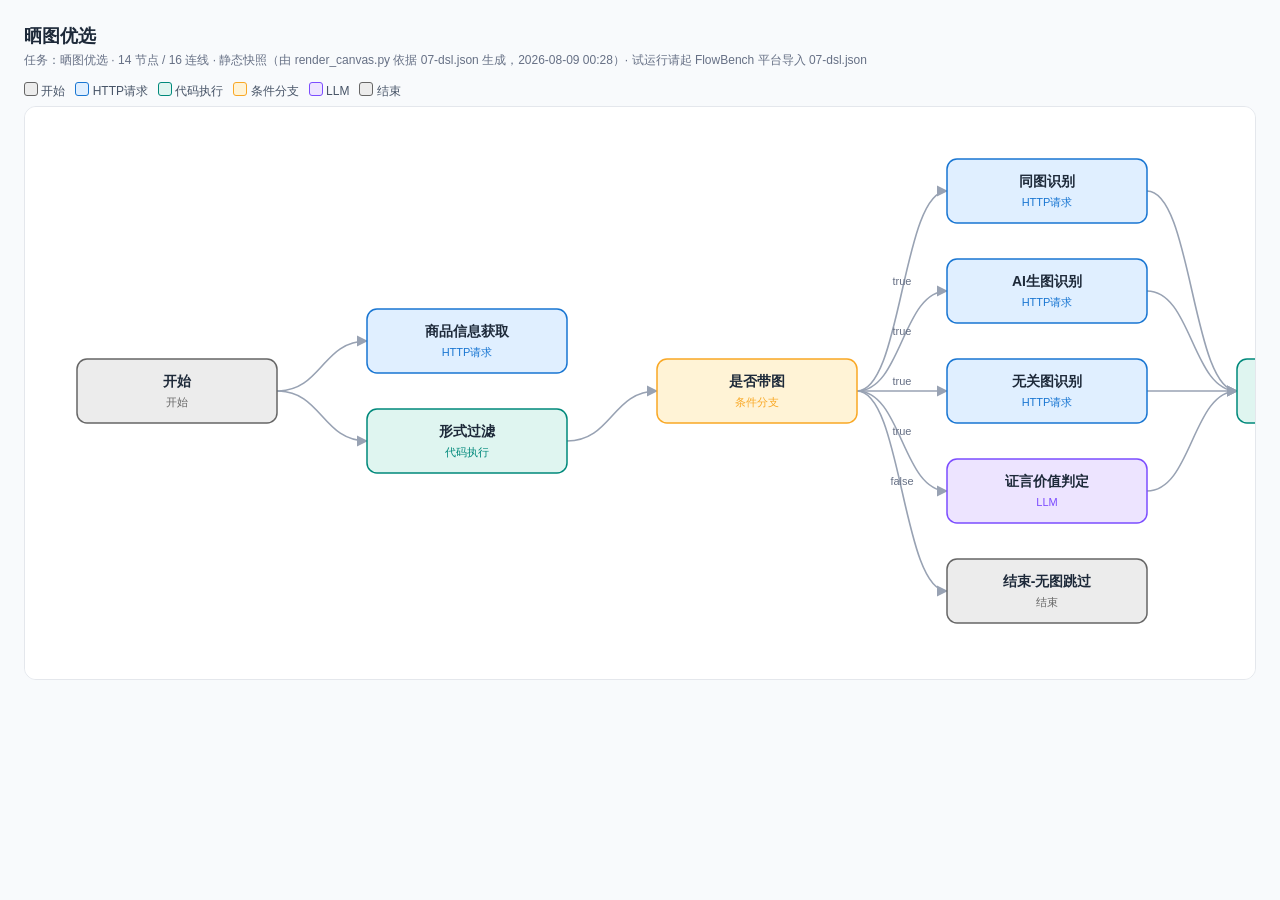
<file: review-workflow-builder/runs/晒图优选/09-画布.html>
<!DOCTYPE html>
<html lang="zh"><head><meta charset="utf-8">
<title>画布快照 · 晒图优选</title>
<style>body{margin:0;padding:24px;background:#f8fafc;font-family:"PingFang SC","Microsoft YaHei",sans-serif;color:#1d2939}
.wrap{overflow:auto;background:#fff;border:1px solid #e4e7ec;border-radius:12px;padding:12px}
h1{font-size:18px;margin:0 0 4px}p{font-size:12px;color:#667085;margin:0 0 12px}</style></head><body>
<h1>晒图优选</h1>
<p>任务：晒图优选 · 14 节点 / 16 连线 · 静态快照（由 render_canvas.py 依据 07-dsl.json 生成，2026-08-09 00:28）·
试运行请起 FlowBench 平台导入 07-dsl.json</p>
<div><span style="display:inline-block;margin:0 10px 6px 0;font-size:12px;color:#475467"><span style="display:inline-block;width:12px;height:12px;border-radius:3px;vertical-align:-1px;background:#ececec;border:1.5px solid #666666"></span> 开始</span><span style="display:inline-block;margin:0 10px 6px 0;font-size:12px;color:#475467"><span style="display:inline-block;width:12px;height:12px;border-radius:3px;vertical-align:-1px;background:#e0efff;border:1.5px solid #1976d2"></span> HTTP请求</span><span style="display:inline-block;margin:0 10px 6px 0;font-size:12px;color:#475467"><span style="display:inline-block;width:12px;height:12px;border-radius:3px;vertical-align:-1px;background:#dff5f0;border:1.5px solid #00897b"></span> 代码执行</span><span style="display:inline-block;margin:0 10px 6px 0;font-size:12px;color:#475467"><span style="display:inline-block;width:12px;height:12px;border-radius:3px;vertical-align:-1px;background:#fff3d6;border:1.5px solid #f9a825"></span> 条件分支</span><span style="display:inline-block;margin:0 10px 6px 0;font-size:12px;color:#475467"><span style="display:inline-block;width:12px;height:12px;border-radius:3px;vertical-align:-1px;background:#ede4ff;border:1.5px solid #7c4dff"></span> LLM</span><span style="display:inline-block;margin:0 10px 6px 0;font-size:12px;color:#475467"><span style="display:inline-block;width:12px;height:12px;border-radius:3px;vertical-align:-1px;background:#ececec;border:1.5px solid #666666"></span> 结束</span></div>
<div class="wrap"><svg xmlns="http://www.w3.org/2000/svg" width="2310" height="544" viewBox="0 0 2310 544" font-family="PingFang SC, Microsoft YaHei, sans-serif"><defs><marker id="a" viewBox="0 0 10 10" refX="9" refY="5" markerWidth="7" markerHeight="7" orient="auto-start-reverse"><path d="M0,0 L10,5 L0,10 z" fill="#98a2b3"/></marker></defs><path d="M240,272 C285,272 285,222 330,222" fill="none" stroke="#98a2b3" stroke-width="1.6" marker-end="url(#a)"/><path d="M240,272 C285,272 285,322 330,322" fill="none" stroke="#98a2b3" stroke-width="1.6" marker-end="url(#a)"/><path d="M530,322 C575,322 575,272 620,272" fill="none" stroke="#98a2b3" stroke-width="1.6" marker-end="url(#a)"/><path d="M820,272 C865,272 865,72 910,72" fill="none" stroke="#98a2b3" stroke-width="1.6" marker-end="url(#a)"/><text x="865" y="166" font-size="11" fill="#667085" text-anchor="middle">true</text><path d="M820,272 C865,272 865,172 910,172" fill="none" stroke="#98a2b3" stroke-width="1.6" marker-end="url(#a)"/><text x="865" y="216" font-size="11" fill="#667085" text-anchor="middle">true</text><path d="M820,272 C865,272 865,272 910,272" fill="none" stroke="#98a2b3" stroke-width="1.6" marker-end="url(#a)"/><text x="865" y="266" font-size="11" fill="#667085" text-anchor="middle">true</text><path d="M820,272 C865,272 865,372 910,372" fill="none" stroke="#98a2b3" stroke-width="1.6" marker-end="url(#a)"/><text x="865" y="316" font-size="11" fill="#667085" text-anchor="middle">true</text><path d="M820,272 C865,272 865,472 910,472" fill="none" stroke="#98a2b3" stroke-width="1.6" marker-end="url(#a)"/><text x="865" y="366" font-size="11" fill="#667085" text-anchor="middle">false</text><path d="M1110,72 C1155,72 1155,272 1200,272" fill="none" stroke="#98a2b3" stroke-width="1.6" marker-end="url(#a)"/><path d="M1110,172 C1155,172 1155,272 1200,272" fill="none" stroke="#98a2b3" stroke-width="1.6" marker-end="url(#a)"/><path d="M1110,272 C1155,272 1155,272 1200,272" fill="none" stroke="#98a2b3" stroke-width="1.6" marker-end="url(#a)"/><path d="M1110,372 C1155,372 1155,272 1200,272" fill="none" stroke="#98a2b3" stroke-width="1.6" marker-end="url(#a)"/><path d="M1400,272 C1445,272 1445,272 1490,272" fill="none" stroke="#98a2b3" stroke-width="1.6" marker-end="url(#a)"/><path d="M1690,272 C1735,272 1735,222 1780,222" fill="none" stroke="#98a2b3" stroke-width="1.6" marker-end="url(#a)"/><text x="1735" y="241" font-size="11" fill="#667085" text-anchor="middle">true</text><path d="M1690,272 C1735,272 1735,322 1780,322" fill="none" stroke="#98a2b3" stroke-width="1.6" marker-end="url(#a)"/><text x="1735" y="291" font-size="11" fill="#667085" text-anchor="middle">false</text><path d="M1980,222 C2025,222 2025,272 2070,272" fill="none" stroke="#98a2b3" stroke-width="1.6" marker-end="url(#a)"/><g><rect x="40" y="240" rx="10" width="200" height="64" fill="#ececec" stroke="#666666" stroke-width="1.5"/><text x="140" y="267" font-size="14" font-weight="600" fill="#1d2939" text-anchor="middle">开始</text><text x="140" y="287" font-size="11" fill="#666666" text-anchor="middle">开始</text></g><g><rect x="330" y="190" rx="10" width="200" height="64" fill="#e0efff" stroke="#1976d2" stroke-width="1.5"/><text x="430" y="217" font-size="14" font-weight="600" fill="#1d2939" text-anchor="middle">商品信息获取</text><text x="430" y="237" font-size="11" fill="#1976d2" text-anchor="middle">HTTP请求</text></g><g><rect x="330" y="290" rx="10" width="200" height="64" fill="#dff5f0" stroke="#00897b" stroke-width="1.5"/><text x="430" y="317" font-size="14" font-weight="600" fill="#1d2939" text-anchor="middle">形式过滤</text><text x="430" y="337" font-size="11" fill="#00897b" text-anchor="middle">代码执行</text></g><g><rect x="620" y="240" rx="10" width="200" height="64" fill="#fff3d6" stroke="#f9a825" stroke-width="1.5"/><text x="720" y="267" font-size="14" font-weight="600" fill="#1d2939" text-anchor="middle">是否带图</text><text x="720" y="287" font-size="11" fill="#f9a825" text-anchor="middle">条件分支</text></g><g><rect x="910" y="40" rx="10" width="200" height="64" fill="#e0efff" stroke="#1976d2" stroke-width="1.5"/><text x="1010" y="67" font-size="14" font-weight="600" fill="#1d2939" text-anchor="middle">同图识别</text><text x="1010" y="87" font-size="11" fill="#1976d2" text-anchor="middle">HTTP请求</text></g><g><rect x="910" y="140" rx="10" width="200" height="64" fill="#e0efff" stroke="#1976d2" stroke-width="1.5"/><text x="1010" y="167" font-size="14" font-weight="600" fill="#1d2939" text-anchor="middle">AI生图识别</text><text x="1010" y="187" font-size="11" fill="#1976d2" text-anchor="middle">HTTP请求</text></g><g><rect x="910" y="240" rx="10" width="200" height="64" fill="#e0efff" stroke="#1976d2" stroke-width="1.5"/><text x="1010" y="267" font-size="14" font-weight="600" fill="#1d2939" text-anchor="middle">无关图识别</text><text x="1010" y="287" font-size="11" fill="#1976d2" text-anchor="middle">HTTP请求</text></g><g><rect x="910" y="340" rx="10" width="200" height="64" fill="#ede4ff" stroke="#7c4dff" stroke-width="1.5"/><text x="1010" y="367" font-size="14" font-weight="600" fill="#1d2939" text-anchor="middle">证言价值判定</text><text x="1010" y="387" font-size="11" fill="#7c4dff" text-anchor="middle">LLM</text></g><g><rect x="1200" y="240" rx="10" width="200" height="64" fill="#dff5f0" stroke="#00897b" stroke-width="1.5"/><text x="1300" y="267" font-size="14" font-weight="600" fill="#1d2939" text-anchor="middle">候选评分与组装</text><text x="1300" y="287" font-size="11" fill="#00897b" text-anchor="middle">代码执行</text></g><g><rect x="1490" y="240" rx="10" width="200" height="64" fill="#fff3d6" stroke="#f9a825" stroke-width="1.5"/><text x="1590" y="267" font-size="14" font-weight="600" fill="#1d2939" text-anchor="middle">是否入候选池</text><text x="1590" y="287" font-size="11" fill="#f9a825" text-anchor="middle">条件分支</text></g><g><rect x="1780" y="190" rx="10" width="200" height="64" fill="#dff5f0" stroke="#00897b" stroke-width="1.5"/><text x="1880" y="217" font-size="14" font-weight="600" fill="#1d2939" text-anchor="middle">候选池条目输出</text><text x="1880" y="237" font-size="11" fill="#00897b" text-anchor="middle">代码执行</text></g><g><rect x="2070" y="240" rx="10" width="200" height="64" fill="#ececec" stroke="#666666" stroke-width="1.5"/><text x="2170" y="267" font-size="14" font-weight="600" fill="#1d2939" text-anchor="middle">结束-入运营审核池</text><text x="2170" y="287" font-size="11" fill="#666666" text-anchor="middle">结束</text></g><g><rect x="910" y="440" rx="10" width="200" height="64" fill="#ececec" stroke="#666666" stroke-width="1.5"/><text x="1010" y="467" font-size="14" font-weight="600" fill="#1d2939" text-anchor="middle">结束-无图跳过</text><text x="1010" y="487" font-size="11" fill="#666666" text-anchor="middle">结束</text></g><g><rect x="1780" y="290" rx="10" width="200" height="64" fill="#ececec" stroke="#666666" stroke-width="1.5"/><text x="1880" y="317" font-size="14" font-weight="600" fill="#1d2939" text-anchor="middle">结束-剔除</text><text x="1880" y="337" font-size="11" fill="#666666" text-anchor="middle">结束</text></g></svg></div>
</body></html>
</file>
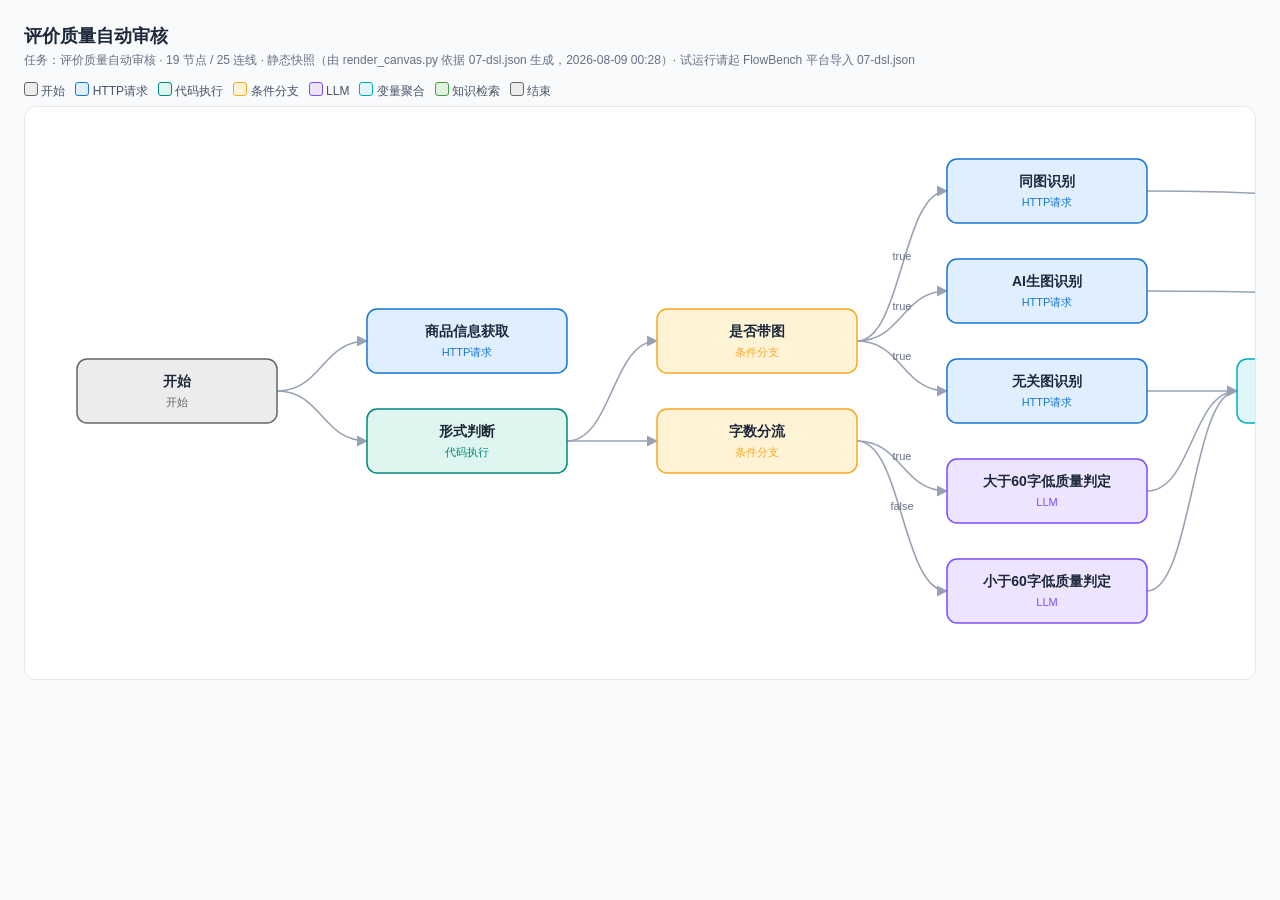
<file: review-workflow-builder/runs/评价质量自动审核/09-画布.html>
<!DOCTYPE html>
<html lang="zh"><head><meta charset="utf-8">
<title>画布快照 · 评价质量自动审核</title>
<style>body{margin:0;padding:24px;background:#f8fafc;font-family:"PingFang SC","Microsoft YaHei",sans-serif;color:#1d2939}
.wrap{overflow:auto;background:#fff;border:1px solid #e4e7ec;border-radius:12px;padding:12px}
h1{font-size:18px;margin:0 0 4px}p{font-size:12px;color:#667085;margin:0 0 12px}</style></head><body>
<h1>评价质量自动审核</h1>
<p>任务：评价质量自动审核 · 19 节点 / 25 连线 · 静态快照（由 render_canvas.py 依据 07-dsl.json 生成，2026-08-09 00:28）·
试运行请起 FlowBench 平台导入 07-dsl.json</p>
<div><span style="display:inline-block;margin:0 10px 6px 0;font-size:12px;color:#475467"><span style="display:inline-block;width:12px;height:12px;border-radius:3px;vertical-align:-1px;background:#ececec;border:1.5px solid #666666"></span> 开始</span><span style="display:inline-block;margin:0 10px 6px 0;font-size:12px;color:#475467"><span style="display:inline-block;width:12px;height:12px;border-radius:3px;vertical-align:-1px;background:#e0efff;border:1.5px solid #1976d2"></span> HTTP请求</span><span style="display:inline-block;margin:0 10px 6px 0;font-size:12px;color:#475467"><span style="display:inline-block;width:12px;height:12px;border-radius:3px;vertical-align:-1px;background:#dff5f0;border:1.5px solid #00897b"></span> 代码执行</span><span style="display:inline-block;margin:0 10px 6px 0;font-size:12px;color:#475467"><span style="display:inline-block;width:12px;height:12px;border-radius:3px;vertical-align:-1px;background:#fff3d6;border:1.5px solid #f9a825"></span> 条件分支</span><span style="display:inline-block;margin:0 10px 6px 0;font-size:12px;color:#475467"><span style="display:inline-block;width:12px;height:12px;border-radius:3px;vertical-align:-1px;background:#ede4ff;border:1.5px solid #7c4dff"></span> LLM</span><span style="display:inline-block;margin:0 10px 6px 0;font-size:12px;color:#475467"><span style="display:inline-block;width:12px;height:12px;border-radius:3px;vertical-align:-1px;background:#e0f7fa;border:1.5px solid #00acc1"></span> 变量聚合</span><span style="display:inline-block;margin:0 10px 6px 0;font-size:12px;color:#475467"><span style="display:inline-block;width:12px;height:12px;border-radius:3px;vertical-align:-1px;background:#e3f2df;border:1.5px solid #43a047"></span> 知识检索</span><span style="display:inline-block;margin:0 10px 6px 0;font-size:12px;color:#475467"><span style="display:inline-block;width:12px;height:12px;border-radius:3px;vertical-align:-1px;background:#ececec;border:1.5px solid #666666"></span> 结束</span></div>
<div class="wrap"><svg xmlns="http://www.w3.org/2000/svg" width="2890" height="544" viewBox="0 0 2890 544" font-family="PingFang SC, Microsoft YaHei, sans-serif"><defs><marker id="a" viewBox="0 0 10 10" refX="9" refY="5" markerWidth="7" markerHeight="7" orient="auto-start-reverse"><path d="M0,0 L10,5 L0,10 z" fill="#98a2b3"/></marker></defs><path d="M240,272 C285,272 285,222 330,222" fill="none" stroke="#98a2b3" stroke-width="1.6" marker-end="url(#a)"/><path d="M240,272 C285,272 285,322 330,322" fill="none" stroke="#98a2b3" stroke-width="1.6" marker-end="url(#a)"/><path d="M530,322 C575,322 575,222 620,222" fill="none" stroke="#98a2b3" stroke-width="1.6" marker-end="url(#a)"/><path d="M530,322 C575,322 575,322 620,322" fill="none" stroke="#98a2b3" stroke-width="1.6" marker-end="url(#a)"/><path d="M820,222 C865,222 865,72 910,72" fill="none" stroke="#98a2b3" stroke-width="1.6" marker-end="url(#a)"/><text x="865" y="141" font-size="11" fill="#667085" text-anchor="middle">true</text><path d="M820,222 C865,222 865,172 910,172" fill="none" stroke="#98a2b3" stroke-width="1.6" marker-end="url(#a)"/><text x="865" y="191" font-size="11" fill="#667085" text-anchor="middle">true</text><path d="M820,222 C865,222 865,272 910,272" fill="none" stroke="#98a2b3" stroke-width="1.6" marker-end="url(#a)"/><text x="865" y="241" font-size="11" fill="#667085" text-anchor="middle">true</text><path d="M820,322 C865,322 865,372 910,372" fill="none" stroke="#98a2b3" stroke-width="1.6" marker-end="url(#a)"/><text x="865" y="341" font-size="11" fill="#667085" text-anchor="middle">true</text><path d="M820,322 C865,322 865,472 910,472" fill="none" stroke="#98a2b3" stroke-width="1.6" marker-end="url(#a)"/><text x="865" y="391" font-size="11" fill="#667085" text-anchor="middle">false</text><path d="M1110,372 C1155,372 1155,272 1200,272" fill="none" stroke="#98a2b3" stroke-width="1.6" marker-end="url(#a)"/><path d="M1110,472 C1155,472 1155,272 1200,272" fill="none" stroke="#98a2b3" stroke-width="1.6" marker-end="url(#a)"/><path d="M1400,272 C1445,272 1445,272 1490,272" fill="none" stroke="#98a2b3" stroke-width="1.6" marker-end="url(#a)"/><path d="M1690,272 C1735,272 1735,422 1780,422" fill="none" stroke="#98a2b3" stroke-width="1.6" marker-end="url(#a)"/><text x="1735" y="341" font-size="11" fill="#667085" text-anchor="middle">true</text><path d="M1690,272 C1735,272 1735,122 1780,122" fill="none" stroke="#98a2b3" stroke-width="1.6" marker-end="url(#a)"/><text x="1735" y="191" font-size="11" fill="#667085" text-anchor="middle">false</text><path d="M1690,272 C1735,272 1735,222 1780,222" fill="none" stroke="#98a2b3" stroke-width="1.6" marker-end="url(#a)"/><text x="1735" y="241" font-size="11" fill="#667085" text-anchor="middle">false</text><path d="M1690,272 C1735,272 1735,322 1780,322" fill="none" stroke="#98a2b3" stroke-width="1.6" marker-end="url(#a)"/><text x="1735" y="291" font-size="11" fill="#667085" text-anchor="middle">false</text><path d="M1980,122 C2025,122 2025,272 2070,272" fill="none" stroke="#98a2b3" stroke-width="1.6" marker-end="url(#a)"/><path d="M1110,72 C1735,72 1735,272 2360,272" fill="none" stroke="#98a2b3" stroke-width="1.6" marker-end="url(#a)"/><path d="M1110,172 C1735,172 1735,272 2360,272" fill="none" stroke="#98a2b3" stroke-width="1.6" marker-end="url(#a)"/><path d="M1110,272 C1735,272 1735,272 2360,272" fill="none" stroke="#98a2b3" stroke-width="1.6" marker-end="url(#a)"/><path d="M2270,272 C2315,272 2315,272 2360,272" fill="none" stroke="#98a2b3" stroke-width="1.6" marker-end="url(#a)"/><path d="M1980,222 C2170,222 2170,272 2360,272" fill="none" stroke="#98a2b3" stroke-width="1.6" marker-end="url(#a)"/><path d="M1980,322 C2170,322 2170,272 2360,272" fill="none" stroke="#98a2b3" stroke-width="1.6" marker-end="url(#a)"/><path d="M1980,422 C2170,422 2170,272 2360,272" fill="none" stroke="#98a2b3" stroke-width="1.6" marker-end="url(#a)"/><path d="M2560,272 C2605,272 2605,272 2650,272" fill="none" stroke="#98a2b3" stroke-width="1.6" marker-end="url(#a)"/><g><rect x="40" y="240" rx="10" width="200" height="64" fill="#ececec" stroke="#666666" stroke-width="1.5"/><text x="140" y="267" font-size="14" font-weight="600" fill="#1d2939" text-anchor="middle">开始</text><text x="140" y="287" font-size="11" fill="#666666" text-anchor="middle">开始</text></g><g><rect x="330" y="190" rx="10" width="200" height="64" fill="#e0efff" stroke="#1976d2" stroke-width="1.5"/><text x="430" y="217" font-size="14" font-weight="600" fill="#1d2939" text-anchor="middle">商品信息获取</text><text x="430" y="237" font-size="11" fill="#1976d2" text-anchor="middle">HTTP请求</text></g><g><rect x="330" y="290" rx="10" width="200" height="64" fill="#dff5f0" stroke="#00897b" stroke-width="1.5"/><text x="430" y="317" font-size="14" font-weight="600" fill="#1d2939" text-anchor="middle">形式判断</text><text x="430" y="337" font-size="11" fill="#00897b" text-anchor="middle">代码执行</text></g><g><rect x="620" y="190" rx="10" width="200" height="64" fill="#fff3d6" stroke="#f9a825" stroke-width="1.5"/><text x="720" y="217" font-size="14" font-weight="600" fill="#1d2939" text-anchor="middle">是否带图</text><text x="720" y="237" font-size="11" fill="#f9a825" text-anchor="middle">条件分支</text></g><g><rect x="910" y="40" rx="10" width="200" height="64" fill="#e0efff" stroke="#1976d2" stroke-width="1.5"/><text x="1010" y="67" font-size="14" font-weight="600" fill="#1d2939" text-anchor="middle">同图识别</text><text x="1010" y="87" font-size="11" fill="#1976d2" text-anchor="middle">HTTP请求</text></g><g><rect x="910" y="140" rx="10" width="200" height="64" fill="#e0efff" stroke="#1976d2" stroke-width="1.5"/><text x="1010" y="167" font-size="14" font-weight="600" fill="#1d2939" text-anchor="middle">AI生图识别</text><text x="1010" y="187" font-size="11" fill="#1976d2" text-anchor="middle">HTTP请求</text></g><g><rect x="910" y="240" rx="10" width="200" height="64" fill="#e0efff" stroke="#1976d2" stroke-width="1.5"/><text x="1010" y="267" font-size="14" font-weight="600" fill="#1d2939" text-anchor="middle">无关图识别</text><text x="1010" y="287" font-size="11" fill="#1976d2" text-anchor="middle">HTTP请求</text></g><g><rect x="620" y="290" rx="10" width="200" height="64" fill="#fff3d6" stroke="#f9a825" stroke-width="1.5"/><text x="720" y="317" font-size="14" font-weight="600" fill="#1d2939" text-anchor="middle">字数分流</text><text x="720" y="337" font-size="11" fill="#f9a825" text-anchor="middle">条件分支</text></g><g><rect x="910" y="340" rx="10" width="200" height="64" fill="#ede4ff" stroke="#7c4dff" stroke-width="1.5"/><text x="1010" y="367" font-size="14" font-weight="600" fill="#1d2939" text-anchor="middle">大于60字低质量判定</text><text x="1010" y="387" font-size="11" fill="#7c4dff" text-anchor="middle">LLM</text></g><g><rect x="910" y="440" rx="10" width="200" height="64" fill="#ede4ff" stroke="#7c4dff" stroke-width="1.5"/><text x="1010" y="467" font-size="14" font-weight="600" fill="#1d2939" text-anchor="middle">小于60字低质量判定</text><text x="1010" y="487" font-size="11" fill="#7c4dff" text-anchor="middle">LLM</text></g><g><rect x="1200" y="240" rx="10" width="200" height="64" fill="#e0f7fa" stroke="#00acc1" stroke-width="1.5"/><text x="1300" y="267" font-size="14" font-weight="600" fill="#1d2939" text-anchor="middle">初筛聚合</text><text x="1300" y="287" font-size="11" fill="#00acc1" text-anchor="middle">变量聚合</text></g><g><rect x="1490" y="240" rx="10" width="200" height="64" fill="#fff3d6" stroke="#f9a825" stroke-width="1.5"/><text x="1590" y="267" font-size="14" font-weight="600" fill="#1d2939" text-anchor="middle">初筛是否疑低质量</text><text x="1590" y="287" font-size="11" fill="#f9a825" text-anchor="middle">条件分支</text></g><g><rect x="1780" y="90" rx="10" width="200" height="64" fill="#e3f2df" stroke="#43a047" stroke-width="1.5"/><text x="1880" y="117" font-size="14" font-weight="600" fill="#1d2939" text-anchor="middle">检索本商品历史高质量评价</text><text x="1880" y="137" font-size="11" fill="#43a047" text-anchor="middle">知识检索</text></g><g><rect x="2070" y="240" rx="10" width="200" height="64" fill="#ede4ff" stroke="#7c4dff" stroke-width="1.5"/><text x="2170" y="267" font-size="14" font-weight="600" fill="#1d2939" text-anchor="middle">套模板校验</text><text x="2170" y="287" font-size="11" fill="#7c4dff" text-anchor="middle">LLM</text></g><g><rect x="1780" y="190" rx="10" width="200" height="64" fill="#ede4ff" stroke="#7c4dff" stroke-width="1.5"/><text x="1880" y="217" font-size="14" font-weight="600" fill="#1d2939" text-anchor="middle">商品价值描述精准度</text><text x="1880" y="237" font-size="11" fill="#7c4dff" text-anchor="middle">LLM</text></g><g><rect x="1780" y="290" rx="10" width="200" height="64" fill="#ede4ff" stroke="#7c4dff" stroke-width="1.5"/><text x="1880" y="317" font-size="14" font-weight="600" fill="#1d2939" text-anchor="middle">是否使用后评价</text><text x="1880" y="337" font-size="11" fill="#7c4dff" text-anchor="middle">LLM</text></g><g><rect x="1780" y="390" rx="10" width="200" height="64" fill="#ede4ff" stroke="#7c4dff" stroke-width="1.5"/><text x="1880" y="417" font-size="14" font-weight="600" fill="#1d2939" text-anchor="middle">低质量类型细分</text><text x="1880" y="437" font-size="11" fill="#7c4dff" text-anchor="middle">LLM</text></g><g><rect x="2360" y="240" rx="10" width="200" height="64" fill="#dff5f0" stroke="#00897b" stroke-width="1.5"/><text x="2460" y="267" font-size="14" font-weight="600" fill="#1d2939" text-anchor="middle">综合判断</text><text x="2460" y="287" font-size="11" fill="#00897b" text-anchor="middle">代码执行</text></g><g><rect x="2650" y="240" rx="10" width="200" height="64" fill="#ececec" stroke="#666666" stroke-width="1.5"/><text x="2750" y="267" font-size="14" font-weight="600" fill="#1d2939" text-anchor="middle">结束-输出质量标签</text><text x="2750" y="287" font-size="11" fill="#666666" text-anchor="middle">结束</text></g></svg></div>
</body></html>
</file>
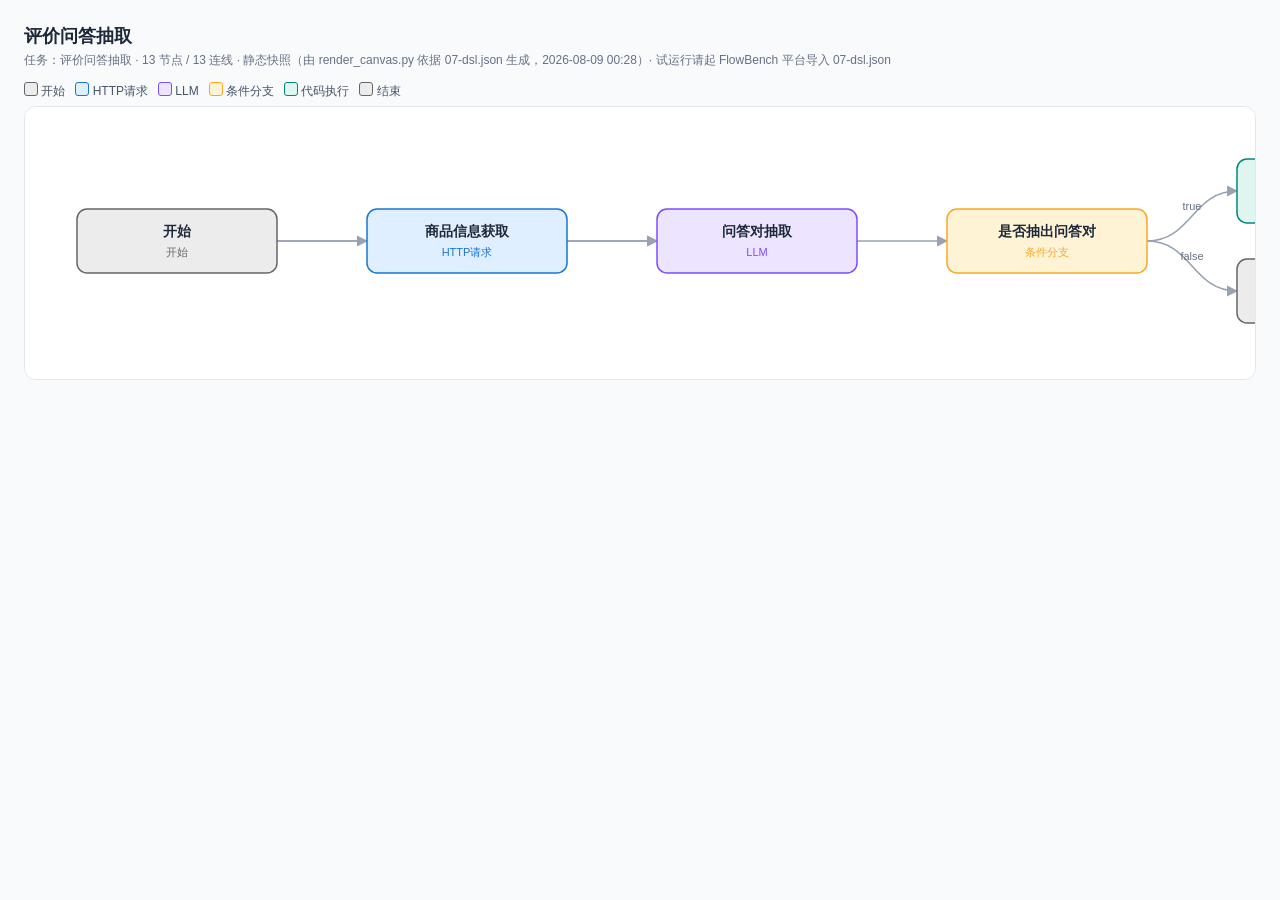
<file: review-workflow-builder/runs/评价问答抽取/09-画布.html>
<!DOCTYPE html>
<html lang="zh"><head><meta charset="utf-8">
<title>画布快照 · 评价问答抽取</title>
<style>body{margin:0;padding:24px;background:#f8fafc;font-family:"PingFang SC","Microsoft YaHei",sans-serif;color:#1d2939}
.wrap{overflow:auto;background:#fff;border:1px solid #e4e7ec;border-radius:12px;padding:12px}
h1{font-size:18px;margin:0 0 4px}p{font-size:12px;color:#667085;margin:0 0 12px}</style></head><body>
<h1>评价问答抽取</h1>
<p>任务：评价问答抽取 · 13 节点 / 13 连线 · 静态快照（由 render_canvas.py 依据 07-dsl.json 生成，2026-08-09 00:28）·
试运行请起 FlowBench 平台导入 07-dsl.json</p>
<div><span style="display:inline-block;margin:0 10px 6px 0;font-size:12px;color:#475467"><span style="display:inline-block;width:12px;height:12px;border-radius:3px;vertical-align:-1px;background:#ececec;border:1.5px solid #666666"></span> 开始</span><span style="display:inline-block;margin:0 10px 6px 0;font-size:12px;color:#475467"><span style="display:inline-block;width:12px;height:12px;border-radius:3px;vertical-align:-1px;background:#e0efff;border:1.5px solid #1976d2"></span> HTTP请求</span><span style="display:inline-block;margin:0 10px 6px 0;font-size:12px;color:#475467"><span style="display:inline-block;width:12px;height:12px;border-radius:3px;vertical-align:-1px;background:#ede4ff;border:1.5px solid #7c4dff"></span> LLM</span><span style="display:inline-block;margin:0 10px 6px 0;font-size:12px;color:#475467"><span style="display:inline-block;width:12px;height:12px;border-radius:3px;vertical-align:-1px;background:#fff3d6;border:1.5px solid #f9a825"></span> 条件分支</span><span style="display:inline-block;margin:0 10px 6px 0;font-size:12px;color:#475467"><span style="display:inline-block;width:12px;height:12px;border-radius:3px;vertical-align:-1px;background:#dff5f0;border:1.5px solid #00897b"></span> 代码执行</span><span style="display:inline-block;margin:0 10px 6px 0;font-size:12px;color:#475467"><span style="display:inline-block;width:12px;height:12px;border-radius:3px;vertical-align:-1px;background:#ececec;border:1.5px solid #666666"></span> 结束</span></div>
<div class="wrap"><svg xmlns="http://www.w3.org/2000/svg" width="2890" height="244" viewBox="0 0 2890 244" font-family="PingFang SC, Microsoft YaHei, sans-serif"><defs><marker id="a" viewBox="0 0 10 10" refX="9" refY="5" markerWidth="7" markerHeight="7" orient="auto-start-reverse"><path d="M0,0 L10,5 L0,10 z" fill="#98a2b3"/></marker></defs><path d="M240,122 C285,122 285,122 330,122" fill="none" stroke="#98a2b3" stroke-width="1.6" marker-end="url(#a)"/><path d="M240,122 C430,122 430,122 620,122" fill="none" stroke="#98a2b3" stroke-width="1.6" marker-end="url(#a)"/><path d="M530,122 C575,122 575,122 620,122" fill="none" stroke="#98a2b3" stroke-width="1.6" marker-end="url(#a)"/><path d="M820,122 C865,122 865,122 910,122" fill="none" stroke="#98a2b3" stroke-width="1.6" marker-end="url(#a)"/><path d="M1110,122 C1155,122 1155,72 1200,72" fill="none" stroke="#98a2b3" stroke-width="1.6" marker-end="url(#a)"/><text x="1155" y="91" font-size="11" fill="#667085" text-anchor="middle">true</text><path d="M1110,122 C1155,122 1155,172 1200,172" fill="none" stroke="#98a2b3" stroke-width="1.6" marker-end="url(#a)"/><text x="1155" y="141" font-size="11" fill="#667085" text-anchor="middle">false</text><path d="M1400,72 C1445,72 1445,122 1490,122" fill="none" stroke="#98a2b3" stroke-width="1.6" marker-end="url(#a)"/><path d="M1690,122 C1735,122 1735,172 1780,172" fill="none" stroke="#98a2b3" stroke-width="1.6" marker-end="url(#a)"/><text x="1735" y="141" font-size="11" fill="#667085" text-anchor="middle">true</text><path d="M1690,122 C1735,122 1735,72 1780,72" fill="none" stroke="#98a2b3" stroke-width="1.6" marker-end="url(#a)"/><text x="1735" y="91" font-size="11" fill="#667085" text-anchor="middle">false</text><path d="M1980,72 C2025,72 2025,122 2070,122" fill="none" stroke="#98a2b3" stroke-width="1.6" marker-end="url(#a)"/><path d="M2270,122 C2315,122 2315,172 2360,172" fill="none" stroke="#98a2b3" stroke-width="1.6" marker-end="url(#a)"/><text x="2315" y="141" font-size="11" fill="#667085" text-anchor="middle">true</text><path d="M2270,122 C2315,122 2315,72 2360,72" fill="none" stroke="#98a2b3" stroke-width="1.6" marker-end="url(#a)"/><text x="2315" y="91" font-size="11" fill="#667085" text-anchor="middle">false</text><path d="M2560,72 C2605,72 2605,122 2650,122" fill="none" stroke="#98a2b3" stroke-width="1.6" marker-end="url(#a)"/><g><rect x="40" y="90" rx="10" width="200" height="64" fill="#ececec" stroke="#666666" stroke-width="1.5"/><text x="140" y="117" font-size="14" font-weight="600" fill="#1d2939" text-anchor="middle">开始</text><text x="140" y="137" font-size="11" fill="#666666" text-anchor="middle">开始</text></g><g><rect x="330" y="90" rx="10" width="200" height="64" fill="#e0efff" stroke="#1976d2" stroke-width="1.5"/><text x="430" y="117" font-size="14" font-weight="600" fill="#1d2939" text-anchor="middle">商品信息获取</text><text x="430" y="137" font-size="11" fill="#1976d2" text-anchor="middle">HTTP请求</text></g><g><rect x="620" y="90" rx="10" width="200" height="64" fill="#ede4ff" stroke="#7c4dff" stroke-width="1.5"/><text x="720" y="117" font-size="14" font-weight="600" fill="#1d2939" text-anchor="middle">问答对抽取</text><text x="720" y="137" font-size="11" fill="#7c4dff" text-anchor="middle">LLM</text></g><g><rect x="910" y="90" rx="10" width="200" height="64" fill="#fff3d6" stroke="#f9a825" stroke-width="1.5"/><text x="1010" y="117" font-size="14" font-weight="600" fill="#1d2939" text-anchor="middle">是否抽出问答对</text><text x="1010" y="137" font-size="11" fill="#f9a825" text-anchor="middle">条件分支</text></g><g><rect x="1200" y="40" rx="10" width="200" height="64" fill="#dff5f0" stroke="#00897b" stroke-width="1.5"/><text x="1300" y="67" font-size="14" font-weight="600" fill="#1d2939" text-anchor="middle">与已有问题去重</text><text x="1300" y="87" font-size="11" fill="#00897b" text-anchor="middle">代码执行</text></g><g><rect x="1490" y="90" rx="10" width="200" height="64" fill="#fff3d6" stroke="#f9a825" stroke-width="1.5"/><text x="1590" y="117" font-size="14" font-weight="600" fill="#1d2939" text-anchor="middle">是否重复</text><text x="1590" y="137" font-size="11" fill="#f9a825" text-anchor="middle">条件分支</text></g><g><rect x="1780" y="40" rx="10" width="200" height="64" fill="#e0efff" stroke="#1976d2" stroke-width="1.5"/><text x="1880" y="67" font-size="14" font-weight="600" fill="#1d2939" text-anchor="middle">敏感词检测</text><text x="1880" y="87" font-size="11" fill="#1976d2" text-anchor="middle">HTTP请求</text></g><g><rect x="2070" y="90" rx="10" width="200" height="64" fill="#fff3d6" stroke="#f9a825" stroke-width="1.5"/><text x="2170" y="117" font-size="14" font-weight="600" fill="#1d2939" text-anchor="middle">是否命中敏感词</text><text x="2170" y="137" font-size="11" fill="#f9a825" text-anchor="middle">条件分支</text></g><g><rect x="2360" y="40" rx="10" width="200" height="64" fill="#dff5f0" stroke="#00897b" stroke-width="1.5"/><text x="2460" y="67" font-size="14" font-weight="600" fill="#1d2939" text-anchor="middle">汇总审核池条目</text><text x="2460" y="87" font-size="11" fill="#00897b" text-anchor="middle">代码执行</text></g><g><rect x="2650" y="90" rx="10" width="200" height="64" fill="#ececec" stroke="#666666" stroke-width="1.5"/><text x="2750" y="117" font-size="14" font-weight="600" fill="#1d2939" text-anchor="middle">结束-入运营审核池</text><text x="2750" y="137" font-size="11" fill="#666666" text-anchor="middle">结束</text></g><g><rect x="1200" y="140" rx="10" width="200" height="64" fill="#ececec" stroke="#666666" stroke-width="1.5"/><text x="1300" y="167" font-size="14" font-weight="600" fill="#1d2939" text-anchor="middle">结束-无可抽取问答</text><text x="1300" y="187" font-size="11" fill="#666666" text-anchor="middle">结束</text></g><g><rect x="1780" y="140" rx="10" width="200" height="64" fill="#ececec" stroke="#666666" stroke-width="1.5"/><text x="1880" y="167" font-size="14" font-weight="600" fill="#1d2939" text-anchor="middle">结束-与已有问题重复</text><text x="1880" y="187" font-size="11" fill="#666666" text-anchor="middle">结束</text></g><g><rect x="2360" y="140" rx="10" width="200" height="64" fill="#ececec" stroke="#666666" stroke-width="1.5"/><text x="2460" y="167" font-size="14" font-weight="600" fill="#1d2939" text-anchor="middle">结束-安全拦截</text><text x="2460" y="187" font-size="11" fill="#666666" text-anchor="middle">结束</text></g></svg></div>
</body></html>
</file>
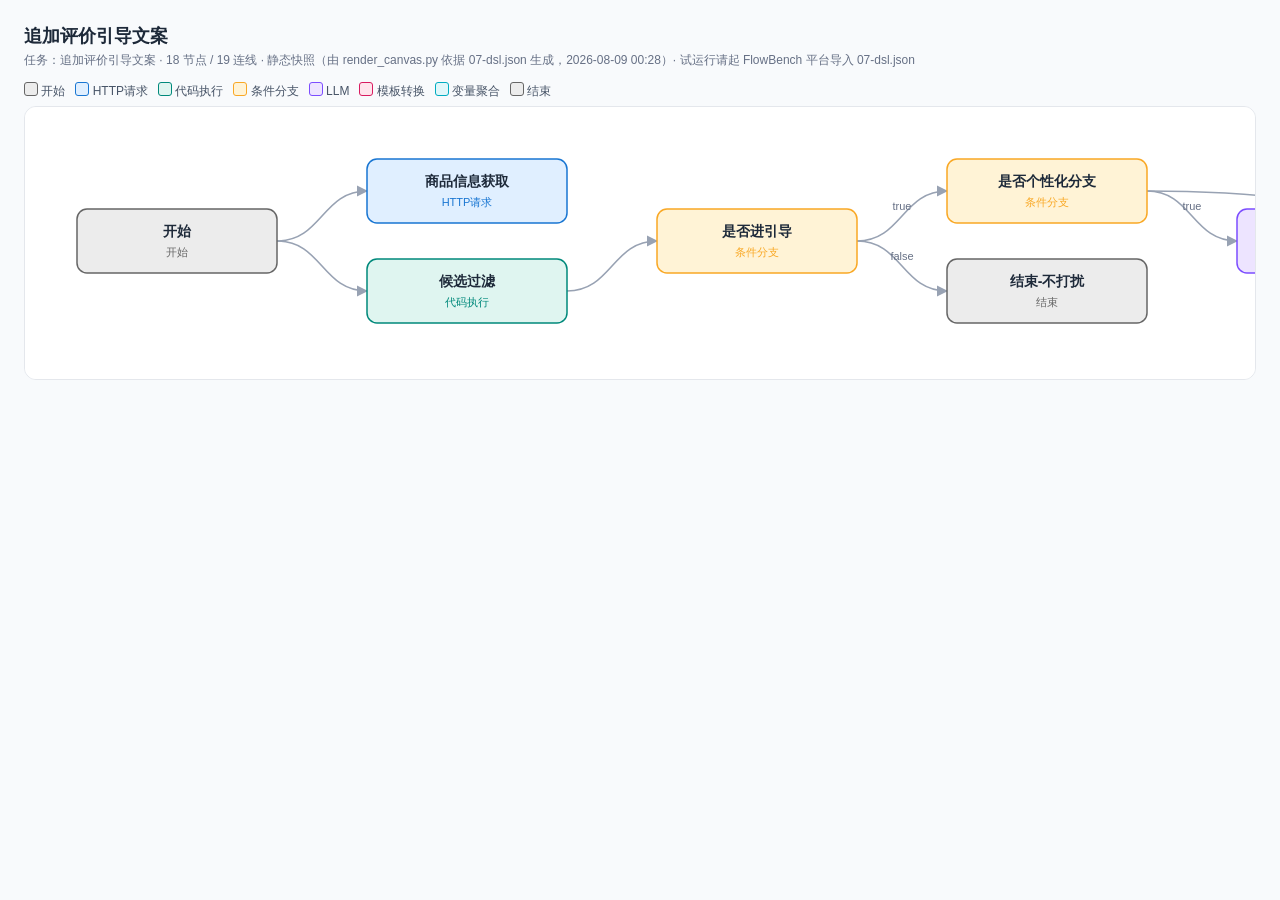
<file: review-workflow-builder/runs/追加评价引导文案/09-画布.html>
<!DOCTYPE html>
<html lang="zh"><head><meta charset="utf-8">
<title>画布快照 · 追加评价引导文案</title>
<style>body{margin:0;padding:24px;background:#f8fafc;font-family:"PingFang SC","Microsoft YaHei",sans-serif;color:#1d2939}
.wrap{overflow:auto;background:#fff;border:1px solid #e4e7ec;border-radius:12px;padding:12px}
h1{font-size:18px;margin:0 0 4px}p{font-size:12px;color:#667085;margin:0 0 12px}</style></head><body>
<h1>追加评价引导文案</h1>
<p>任务：追加评价引导文案 · 18 节点 / 19 连线 · 静态快照（由 render_canvas.py 依据 07-dsl.json 生成，2026-08-09 00:28）·
试运行请起 FlowBench 平台导入 07-dsl.json</p>
<div><span style="display:inline-block;margin:0 10px 6px 0;font-size:12px;color:#475467"><span style="display:inline-block;width:12px;height:12px;border-radius:3px;vertical-align:-1px;background:#ececec;border:1.5px solid #666666"></span> 开始</span><span style="display:inline-block;margin:0 10px 6px 0;font-size:12px;color:#475467"><span style="display:inline-block;width:12px;height:12px;border-radius:3px;vertical-align:-1px;background:#e0efff;border:1.5px solid #1976d2"></span> HTTP请求</span><span style="display:inline-block;margin:0 10px 6px 0;font-size:12px;color:#475467"><span style="display:inline-block;width:12px;height:12px;border-radius:3px;vertical-align:-1px;background:#dff5f0;border:1.5px solid #00897b"></span> 代码执行</span><span style="display:inline-block;margin:0 10px 6px 0;font-size:12px;color:#475467"><span style="display:inline-block;width:12px;height:12px;border-radius:3px;vertical-align:-1px;background:#fff3d6;border:1.5px solid #f9a825"></span> 条件分支</span><span style="display:inline-block;margin:0 10px 6px 0;font-size:12px;color:#475467"><span style="display:inline-block;width:12px;height:12px;border-radius:3px;vertical-align:-1px;background:#ede4ff;border:1.5px solid #7c4dff"></span> LLM</span><span style="display:inline-block;margin:0 10px 6px 0;font-size:12px;color:#475467"><span style="display:inline-block;width:12px;height:12px;border-radius:3px;vertical-align:-1px;background:#ffe4ec;border:1.5px solid #d81b60"></span> 模板转换</span><span style="display:inline-block;margin:0 10px 6px 0;font-size:12px;color:#475467"><span style="display:inline-block;width:12px;height:12px;border-radius:3px;vertical-align:-1px;background:#e0f7fa;border:1.5px solid #00acc1"></span> 变量聚合</span><span style="display:inline-block;margin:0 10px 6px 0;font-size:12px;color:#475467"><span style="display:inline-block;width:12px;height:12px;border-radius:3px;vertical-align:-1px;background:#ececec;border:1.5px solid #666666"></span> 结束</span></div>
<div class="wrap"><svg xmlns="http://www.w3.org/2000/svg" width="4050" height="244" viewBox="0 0 4050 244" font-family="PingFang SC, Microsoft YaHei, sans-serif"><defs><marker id="a" viewBox="0 0 10 10" refX="9" refY="5" markerWidth="7" markerHeight="7" orient="auto-start-reverse"><path d="M0,0 L10,5 L0,10 z" fill="#98a2b3"/></marker></defs><path d="M240,122 C285,122 285,172 330,172" fill="none" stroke="#98a2b3" stroke-width="1.6" marker-end="url(#a)"/><path d="M240,122 C285,122 285,72 330,72" fill="none" stroke="#98a2b3" stroke-width="1.6" marker-end="url(#a)"/><path d="M530,172 C575,172 575,122 620,122" fill="none" stroke="#98a2b3" stroke-width="1.6" marker-end="url(#a)"/><path d="M820,122 C865,122 865,72 910,72" fill="none" stroke="#98a2b3" stroke-width="1.6" marker-end="url(#a)"/><text x="865" y="91" font-size="11" fill="#667085" text-anchor="middle">true</text><path d="M820,122 C865,122 865,172 910,172" fill="none" stroke="#98a2b3" stroke-width="1.6" marker-end="url(#a)"/><text x="865" y="141" font-size="11" fill="#667085" text-anchor="middle">false</text><path d="M1110,72 C1155,72 1155,122 1200,122" fill="none" stroke="#98a2b3" stroke-width="1.6" marker-end="url(#a)"/><text x="1155" y="91" font-size="11" fill="#667085" text-anchor="middle">true</text><path d="M1110,72 C1445,72 1445,172 1780,172" fill="none" stroke="#98a2b3" stroke-width="1.6" marker-end="url(#a)"/><text x="1445" y="116" font-size="11" fill="#667085" text-anchor="middle">false</text><path d="M1400,122 C1445,122 1445,122 1490,122" fill="none" stroke="#98a2b3" stroke-width="1.6" marker-end="url(#a)"/><path d="M1690,122 C1735,122 1735,72 1780,72" fill="none" stroke="#98a2b3" stroke-width="1.6" marker-end="url(#a)"/><text x="1735" y="91" font-size="11" fill="#667085" text-anchor="middle">true</text><path d="M1690,122 C1735,122 1735,172 1780,172" fill="none" stroke="#98a2b3" stroke-width="1.6" marker-end="url(#a)"/><text x="1735" y="141" font-size="11" fill="#667085" text-anchor="middle">false</text><path d="M1980,72 C2025,72 2025,122 2070,122" fill="none" stroke="#98a2b3" stroke-width="1.6" marker-end="url(#a)"/><path d="M2270,122 C2315,122 2315,122 2360,122" fill="none" stroke="#98a2b3" stroke-width="1.6" marker-end="url(#a)"/><path d="M1980,172 C2170,172 2170,122 2360,122" fill="none" stroke="#98a2b3" stroke-width="1.6" marker-end="url(#a)"/><path d="M2560,122 C2605,122 2605,122 2650,122" fill="none" stroke="#98a2b3" stroke-width="1.6" marker-end="url(#a)"/><path d="M2850,122 C2895,122 2895,122 2940,122" fill="none" stroke="#98a2b3" stroke-width="1.6" marker-end="url(#a)"/><path d="M3140,122 C3185,122 3185,122 3230,122" fill="none" stroke="#98a2b3" stroke-width="1.6" marker-end="url(#a)"/><path d="M3430,122 C3475,122 3475,72 3520,72" fill="none" stroke="#98a2b3" stroke-width="1.6" marker-end="url(#a)"/><text x="3475" y="91" font-size="11" fill="#667085" text-anchor="middle">false</text><path d="M3430,122 C3475,122 3475,172 3520,172" fill="none" stroke="#98a2b3" stroke-width="1.6" marker-end="url(#a)"/><text x="3475" y="141" font-size="11" fill="#667085" text-anchor="middle">true</text><path d="M3720,72 C3765,72 3765,122 3810,122" fill="none" stroke="#98a2b3" stroke-width="1.6" marker-end="url(#a)"/><g><rect x="40" y="90" rx="10" width="200" height="64" fill="#ececec" stroke="#666666" stroke-width="1.5"/><text x="140" y="117" font-size="14" font-weight="600" fill="#1d2939" text-anchor="middle">开始</text><text x="140" y="137" font-size="11" fill="#666666" text-anchor="middle">开始</text></g><g><rect x="330" y="40" rx="10" width="200" height="64" fill="#e0efff" stroke="#1976d2" stroke-width="1.5"/><text x="430" y="67" font-size="14" font-weight="600" fill="#1d2939" text-anchor="middle">商品信息获取</text><text x="430" y="87" font-size="11" fill="#1976d2" text-anchor="middle">HTTP请求</text></g><g><rect x="330" y="140" rx="10" width="200" height="64" fill="#dff5f0" stroke="#00897b" stroke-width="1.5"/><text x="430" y="167" font-size="14" font-weight="600" fill="#1d2939" text-anchor="middle">候选过滤</text><text x="430" y="187" font-size="11" fill="#00897b" text-anchor="middle">代码执行</text></g><g><rect x="620" y="90" rx="10" width="200" height="64" fill="#fff3d6" stroke="#f9a825" stroke-width="1.5"/><text x="720" y="117" font-size="14" font-weight="600" fill="#1d2939" text-anchor="middle">是否进引导</text><text x="720" y="137" font-size="11" fill="#f9a825" text-anchor="middle">条件分支</text></g><g><rect x="910" y="40" rx="10" width="200" height="64" fill="#fff3d6" stroke="#f9a825" stroke-width="1.5"/><text x="1010" y="67" font-size="14" font-weight="600" fill="#1d2939" text-anchor="middle">是否个性化分支</text><text x="1010" y="87" font-size="11" fill="#f9a825" text-anchor="middle">条件分支</text></g><g><rect x="1200" y="90" rx="10" width="200" height="64" fill="#ede4ff" stroke="#7c4dff" stroke-width="1.5"/><text x="1300" y="117" font-size="14" font-weight="600" fill="#1d2939" text-anchor="middle">首评关键点提取</text><text x="1300" y="137" font-size="11" fill="#7c4dff" text-anchor="middle">LLM</text></g><g><rect x="1490" y="90" rx="10" width="200" height="64" fill="#fff3d6" stroke="#f9a825" stroke-width="1.5"/><text x="1590" y="117" font-size="14" font-weight="600" fill="#1d2939" text-anchor="middle">是否有有效关键点</text><text x="1590" y="137" font-size="11" fill="#f9a825" text-anchor="middle">条件分支</text></g><g><rect x="1780" y="40" rx="10" width="200" height="64" fill="#dff5f0" stroke="#00897b" stroke-width="1.5"/><text x="1880" y="67" font-size="14" font-weight="600" fill="#1d2939" text-anchor="middle">追加评价角度映射</text><text x="1880" y="87" font-size="11" fill="#00897b" text-anchor="middle">代码执行</text></g><g><rect x="2070" y="90" rx="10" width="200" height="64" fill="#ede4ff" stroke="#7c4dff" stroke-width="1.5"/><text x="2170" y="117" font-size="14" font-weight="600" fill="#1d2939" text-anchor="middle">追加评价引导文案生成</text><text x="2170" y="137" font-size="11" fill="#7c4dff" text-anchor="middle">LLM</text></g><g><rect x="1780" y="140" rx="10" width="200" height="64" fill="#ffe4ec" stroke="#d81b60" stroke-width="1.5"/><text x="1880" y="167" font-size="14" font-weight="600" fill="#1d2939" text-anchor="middle">通用引导文案</text><text x="1880" y="187" font-size="11" fill="#d81b60" text-anchor="middle">模板转换</text></g><g><rect x="2360" y="90" rx="10" width="200" height="64" fill="#e0f7fa" stroke="#00acc1" stroke-width="1.5"/><text x="2460" y="117" font-size="14" font-weight="600" fill="#1d2939" text-anchor="middle">文案聚合</text><text x="2460" y="137" font-size="11" fill="#00acc1" text-anchor="middle">变量聚合</text></g><g><rect x="2650" y="90" rx="10" width="200" height="64" fill="#dff5f0" stroke="#00897b" stroke-width="1.5"/><text x="2750" y="117" font-size="14" font-weight="600" fill="#1d2939" text-anchor="middle">文案归一化</text><text x="2750" y="137" font-size="11" fill="#00897b" text-anchor="middle">代码执行</text></g><g><rect x="2940" y="90" rx="10" width="200" height="64" fill="#e0efff" stroke="#1976d2" stroke-width="1.5"/><text x="3040" y="117" font-size="14" font-weight="600" fill="#1d2939" text-anchor="middle">敏感词检测</text><text x="3040" y="137" font-size="11" fill="#1976d2" text-anchor="middle">HTTP请求</text></g><g><rect x="3230" y="90" rx="10" width="200" height="64" fill="#fff3d6" stroke="#f9a825" stroke-width="1.5"/><text x="3330" y="117" font-size="14" font-weight="600" fill="#1d2939" text-anchor="middle">是否命中敏感词</text><text x="3330" y="137" font-size="11" fill="#f9a825" text-anchor="middle">条件分支</text></g><g><rect x="3520" y="40" rx="10" width="200" height="64" fill="#dff5f0" stroke="#00897b" stroke-width="1.5"/><text x="3620" y="67" font-size="14" font-weight="600" fill="#1d2939" text-anchor="middle">汇总审核池条目</text><text x="3620" y="87" font-size="11" fill="#00897b" text-anchor="middle">代码执行</text></g><g><rect x="3810" y="90" rx="10" width="200" height="64" fill="#ececec" stroke="#666666" stroke-width="1.5"/><text x="3910" y="117" font-size="14" font-weight="600" fill="#1d2939" text-anchor="middle">结束-入运营审核池</text><text x="3910" y="137" font-size="11" fill="#666666" text-anchor="middle">结束</text></g><g><rect x="910" y="140" rx="10" width="200" height="64" fill="#ececec" stroke="#666666" stroke-width="1.5"/><text x="1010" y="167" font-size="14" font-weight="600" fill="#1d2939" text-anchor="middle">结束-不打扰</text><text x="1010" y="187" font-size="11" fill="#666666" text-anchor="middle">结束</text></g><g><rect x="3520" y="140" rx="10" width="200" height="64" fill="#ececec" stroke="#666666" stroke-width="1.5"/><text x="3620" y="167" font-size="14" font-weight="600" fill="#1d2939" text-anchor="middle">结束-安全拦截</text><text x="3620" y="187" font-size="11" fill="#666666" text-anchor="middle">结束</text></g></svg></div>
</body></html>
</file>
